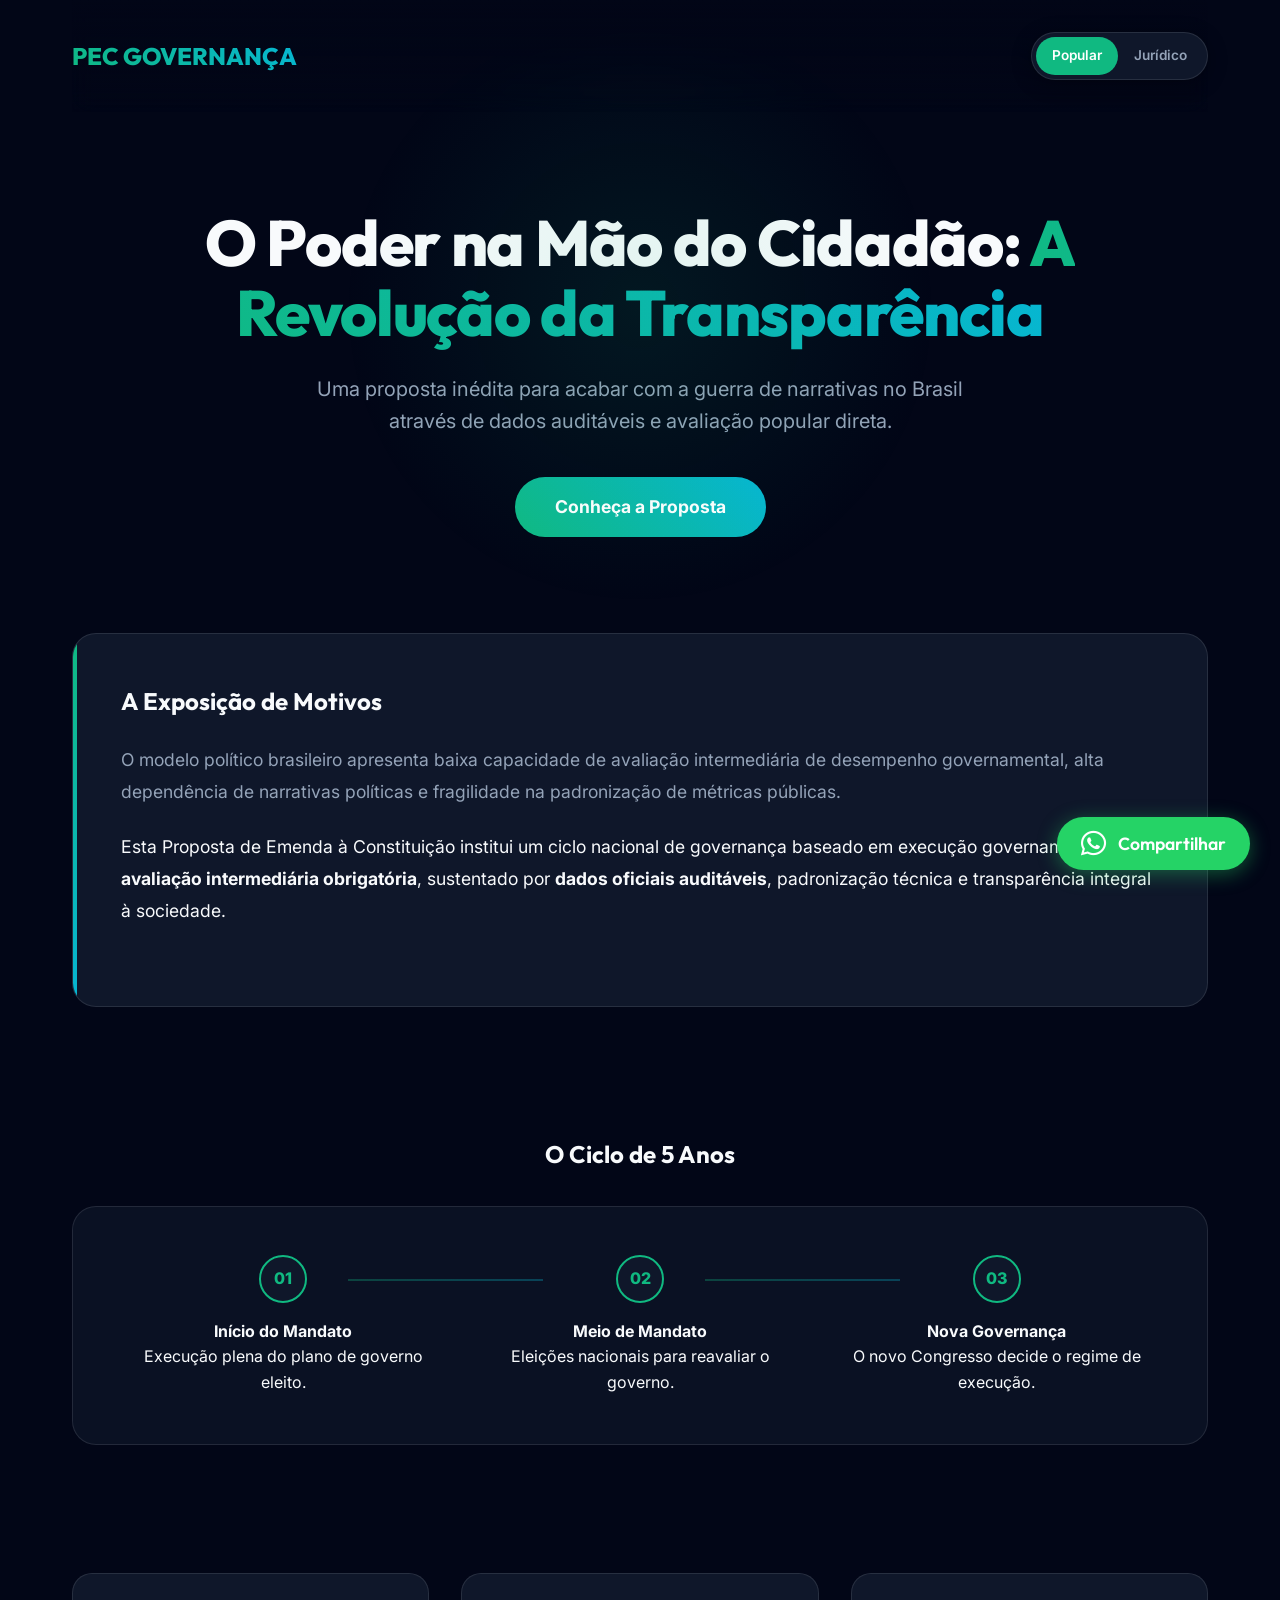
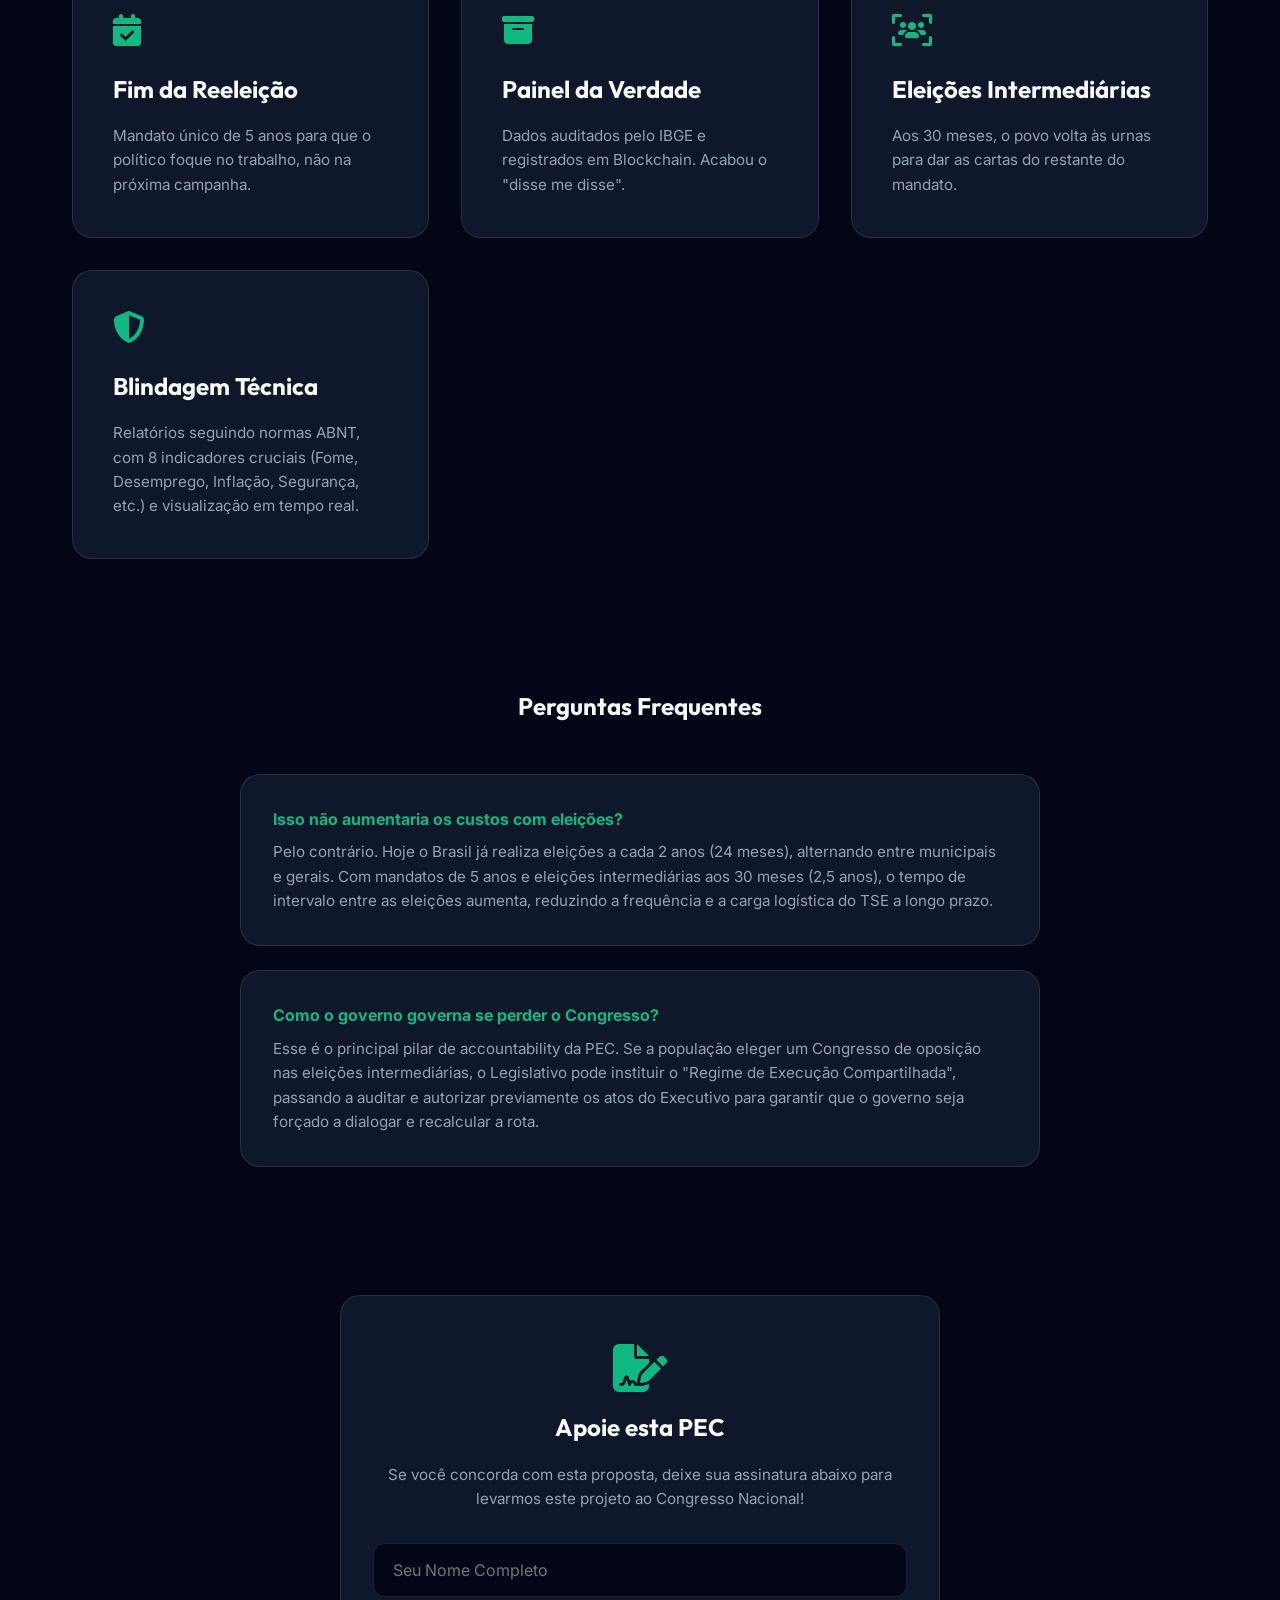
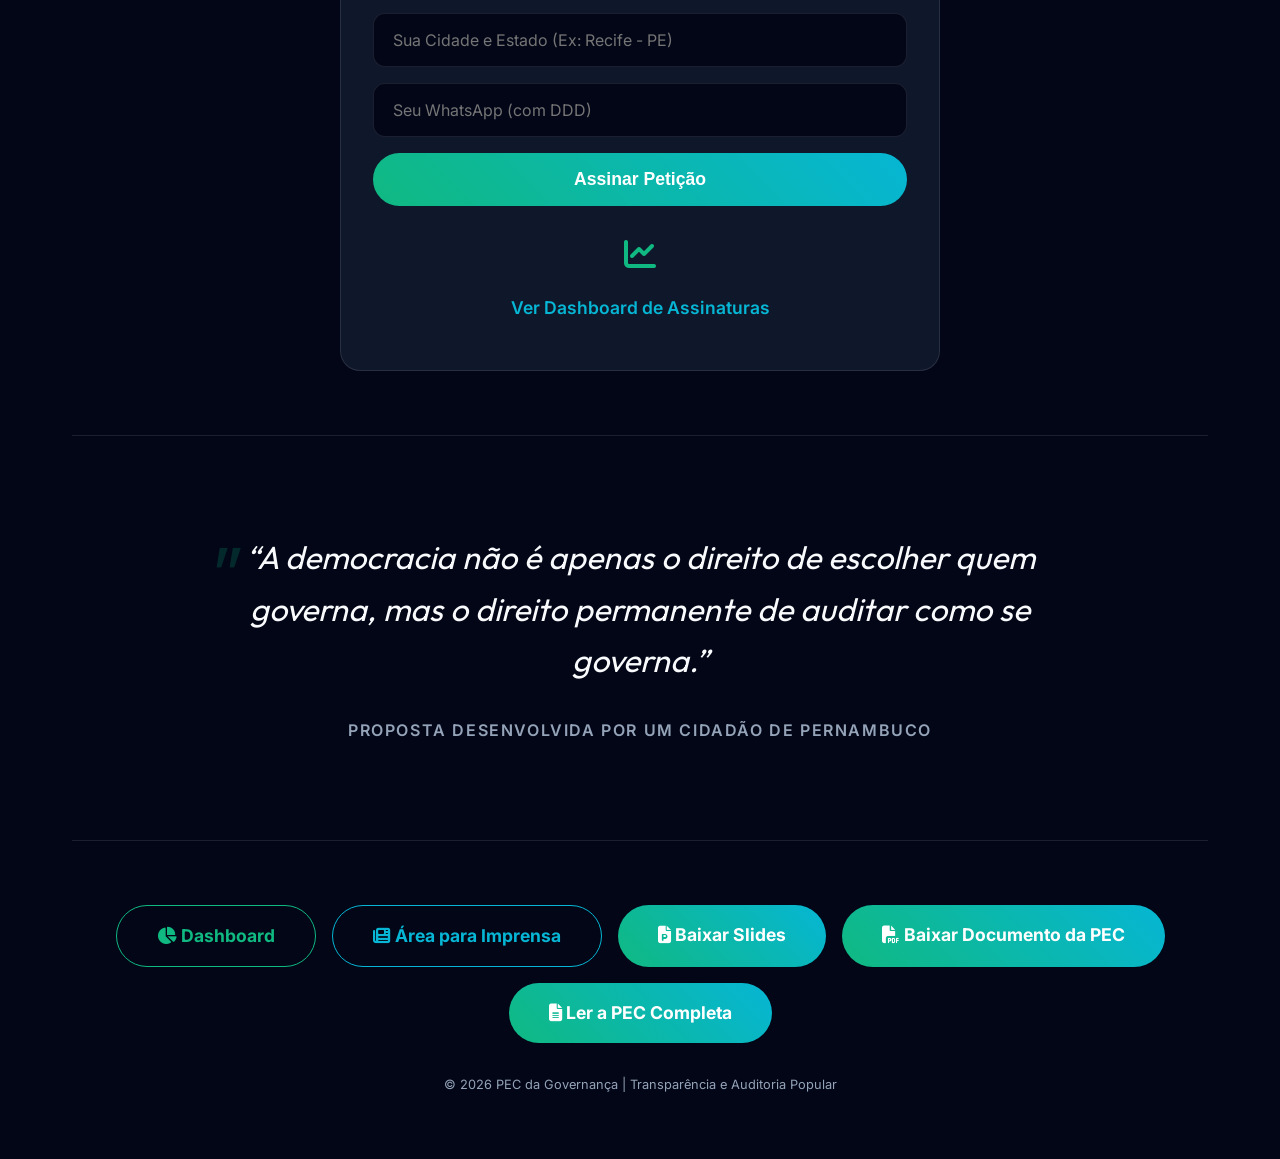
<file: index.html>
<!DOCTYPE html>
<html lang="pt-br">

<head>
    <meta charset="UTF-8">
    <meta name="viewport" content="width=device-width, initial-scale=1.0">
    <title>PEC da Governança | Revolução na Gestão Pública</title>

    <!-- SEO Básico -->
    <meta name="description"
        content="Proposta de Emenda à Constituição (PEC) que institui Eleições Intermediárias, fim da reeleição e auditoria popular em tempo real no Brasil.">
    <meta name="keywords"
        content="PEC, Governança, Política, Brasil, Fim da Reeleição, Transparência, Blockchain, Auditoria Popular, Reforma Política">
    <meta name="author" content="PEC da Governança">

    <!-- Open Graph / Facebook / LinkedIn / WhatsApp -->
    <meta property="og:type" content="website">
    <meta property="og:title" content="PEC da Governança | Revolução na Gestão Pública">
    <meta property="og:description"
        content="Conheça a proposta que busca instituir eleições intermediárias e auditoria popular no Brasil.">
    <meta property="og:image" content="https://z12guilherme.github.io/pec_eleitoral/assets/og-image.jpg">

    <!-- Twitter Cards -->
    <meta name="twitter:card" content="summary_large_image">
    <meta name="twitter:title" content="PEC da Governança | Revolução na Gestão Pública">
    <meta name="twitter:description"
        content="Proposta de Emenda à Constituição (PEC) que institui Eleições Intermediárias e fim da reeleição.">
    <meta name="twitter:image" content="https://z12guilherme.github.io/pec_eleitoral/assets/og-image.jpg">

    <link rel="stylesheet" href="css/style.css">
    <link rel="stylesheet" href="https://cdnjs.cloudflare.com/ajax/libs/font-awesome/6.4.0/css/all.min.css">
</head>

<body>

    <div class="container">
        <header>
            <div class="brand logo">PEC GOVERNANÇA</div>
            <div class="perspective-toggle" id="mode-toggle">
                <div class="toggle-btn active" data-mode="popular">Popular</div>
                <div class="toggle-btn" data-mode="juridico">Jurídico</div>
            </div>
        </header>

        <section class="hero reveal">
            <h1 id="hero-title" class="dynamic-content">
                O Poder na Mão do Cidadão: <span class="gradient-text">A Revolução da Transparência</span>
            </h1>
            <p id="hero-desc" class="dynamic-content">
                Uma proposta inédita para acabar com a guerra de narrativas no Brasil através de dados auditáveis e
                avaliação popular direta.
            </p>
            <a href="#about" class="cta-button">Conheça a Proposta</a>
        </section>

        <section class="reveal"
            style="padding: 3rem; background: var(--bg-card); border: 1px solid var(--border); border-radius: 24px; margin-bottom: 4rem; position: relative; overflow: hidden;">
            <div
                style="position: absolute; top: 0; left: 0; width: 4px; height: 100%; background: linear-gradient(to bottom, var(--primary), var(--secondary));">
            </div>
            <h2 style="margin-bottom: 1.5rem; font-family: 'Outfit', sans-serif;">A Exposição de Motivos</h2>
            <p style="color: var(--text-muted); margin-bottom: 1.5rem; font-size: 1.1rem; line-height: 1.8;">
                O modelo político brasileiro apresenta baixa capacidade de avaliação intermediária de desempenho
                governamental, alta dependência de narrativas políticas e fragilidade na padronização de métricas
                públicas.
            </p>
            <p style="color: var(--text-main); font-size: 1.1rem; line-height: 1.8; margin-bottom: 2rem;">
                Esta Proposta de Emenda à Constituição institui um ciclo nacional de governança baseado em execução
                governamental com <strong>avaliação intermediária obrigatória</strong>, sustentado por <strong>dados
                    oficiais auditáveis</strong>, padronização técnica e transparência integral à sociedade.
            </p>
        </section>

        <section id="about" class="cycle-section reveal">
            <h2 id="cycle-title" class="dynamic-content" style="text-align: center; margin-bottom: 2rem;">O Ciclo de 5
                Anos</h2>
            <div class="cycle-visual">
                <div class="cycle-step">
                    <div class="step-number">01</div>
                    <h4 class="dynamic-content" id="step-1-title">Início do Mandato</h4>
                    <p class="dynamic-content" id="step-1-desc">Execução plena do plano de governo eleito.</p>
                    <div class="connector"></div>
                </div>
                <div class="cycle-step">
                    <div class="step-number">02</div>
                    <h4 class="dynamic-content" id="step-2-title">Meio de Mandato</h4>
                    <p class="dynamic-content" id="step-2-desc">Eleições nacionais para reavaliar o governo.</p>
                    <div class="connector"></div>
                </div>
                <div class="cycle-step">
                    <div class="step-number">03</div>
                    <h4 class="dynamic-content" id="step-3-title">Nova Governança</h4>
                    <p class="dynamic-content" id="step-3-desc">O novo Congresso decide o regime de execução.</p>
                </div>
            </div>
        </section>

        <div class="pillars-grid">
            <div class="card reveal" style="animation-delay: 0.1s">
                <i class="fas fa-calendar-check"></i>
                <h3 id="pillar-1-title" class="dynamic-content">Fim da Reeleição</h3>
                <p id="pillar-1-desc" class="dynamic-content">Mandato único de 5 anos para que o político foque no
                    trabalho, não na próxima campanha.</p>
            </div>
            <div class="card reveal" style="animation-delay: 0.2s">
                <i class="fas fa-box-archive"></i>
                <h3 id="pillar-2-title" class="dynamic-content">Painel da Verdade</h3>
                <p id="pillar-2-desc" class="dynamic-content">Dados auditados pelo IBGE e registrados em Blockchain.
                    Acabou o "disse me disse".</p>
            </div>
            <div class="card reveal" style="animation-delay: 0.3s">
                <i class="fas fa-users-viewfinder"></i>
                <h3 id="pillar-3-title" class="dynamic-content">Eleições Intermediárias</h3>
                <p id="pillar-3-desc" class="dynamic-content">Aos 30 meses, o povo volta às urnas para dar as cartas do
                    restante do mandato.</p>
            </div>
            <div class="card reveal" style="animation-delay: 0.4s">
                <i class="fas fa-shield-halved"></i>
                <h3 id="pillar-4-title" class="dynamic-content">Blindagem Técnica</h3>
                <p id="pillar-4-desc" class="dynamic-content">Relatórios seguindo normas ABNT, com 8 indicadores
                    cruciais (Fome, Desemprego, Inflação, Segurança, etc.) e visualização em
                    tempo real.</p>
            </div>
        </div>

        <section class="faq-section reveal" style="padding: 4rem 0;">
            <h2 style="text-align: center; margin-bottom: 3rem; font-family: 'Outfit', sans-serif;">Perguntas Frequentes
            </h2>
            <div style="display: grid; gap: 1.5rem; max-width: 800px; margin: 0 auto;">
                <div class="card" style="padding: 2rem;">
                    <h4 style="color: var(--primary); margin-bottom: 0.5rem;">Isso não aumentaria os custos com
                        eleições?</h4>
                    <p style="color: var(--text-muted); font-size: 0.95rem;">Pelo contrário. Hoje o Brasil já realiza
                        eleições a cada 2 anos (24 meses), alternando entre municipais e gerais. Com mandatos de 5 anos
                        e eleições intermediárias aos 30 meses (2,5 anos), o tempo de intervalo entre as eleições
                        aumenta, reduzindo a frequência e a carga logística do TSE a longo prazo.</p>
                </div>
                <div class="card" style="padding: 2rem;">
                    <h4 style="color: var(--primary); margin-bottom: 0.5rem;">Como o governo governa se perder o
                        Congresso?</h4>
                    <p style="color: var(--text-muted); font-size: 0.95rem;">Esse é o principal pilar de accountability
                        da PEC. Se a população eleger um Congresso de oposição nas eleições intermediárias, o
                        Legislativo pode instituir o "Regime de Execução Compartilhada", passando a auditar e autorizar
                        previamente os atos do Executivo para garantir que o governo seja forçado a dialogar e
                        recalcular a rota.</p>
                </div>
            </div>
        </section>

        <section class="signature-section reveal" style="padding: 4rem 0; text-align: center;">
            <div class="card" style="max-width: 600px; margin: 0 auto; padding: 3rem 2rem;">
                <i class="fas fa-file-signature"
                    style="font-size: 3rem; color: var(--primary); margin-bottom: 1rem;"></i>
                <h2 style="font-family: 'Outfit', sans-serif; margin-bottom: 1rem;">Apoie esta PEC</h2>
                <p style="color: var(--text-muted); margin-bottom: 2rem;">Se você concorda com esta proposta, deixe sua
                    assinatura abaixo para levarmos este projeto ao Congresso Nacional!</p>

                <form id="signature-form" class="signature-form">
                    <input type="text" id="sig-name" name="nome" placeholder="Seu Nome Completo" required>
                    <input type="text" id="sig-city" name="cidade" placeholder="Sua Cidade e Estado (Ex: Recife - PE)"
                        required>
                    <input type="tel" id="sig-phone" name="telefone" placeholder="Seu WhatsApp (com DDD)" required>
                    <button type="submit" class="cta-button" style="width: 100%; border: none;">Assinar Petição</button>
                </form>
                <div id="signature-success"
                    style="display: none; color: var(--primary); font-size: 1.1rem; font-weight: 600; padding: 2rem 0;">
                    <i class="fas fa-check-circle" style="font-size: 2rem; margin-bottom: 1rem; display: block;"></i>
                    Obrigado pelo seu apoio! Sua assinatura foi registrada.
                </div>

                <div style="margin-top: 2rem;">
                    <a href="dashboard.html"
                        style="color: var(--secondary); text-decoration: none; font-weight: 600; font-size: 1.1rem; transition: var(--transition);"><i
                            class="fas fa-chart-line"></i> Ver Dashboard de Assinaturas</a>
                </div>
            </div>
        </section>

        <section class="author-box reveal">
            <p class="quote">“A democracia não é apenas o direito de escolher quem governa, mas o direito permanente de
                auditar como se governa.”</p>
            <p class="author-info">Proposta desenvolvida por um cidadão de Pernambuco</p>
        </section>

        <footer>
            <div style="display: flex; gap: 1rem; justify-content: center; flex-wrap: wrap;">
                <a href="dashboard.html" class="cta-button"
                    style="background: transparent; border: 1px solid var(--primary); color: var(--primary);"><i
                        class="fas fa-chart-pie"></i> Dashboard</a>
                <a href="pec.html" class="cta-button"
                    style="background: transparent; border: 1px solid var(--secondary); color: var(--secondary);"><i
                        class="fas fa-newspaper"></i> Área para Imprensa</a>
                <a href="assets/slides.pptx" download class="cta-button"><i class="fas fa-file-powerpoint"></i> Baixar
                    Slides</a>
                <a href="assets/documento_pec.pdf" download class="cta-button"><i class="fas fa-file-pdf"></i> Baixar
                    Documento da PEC</a>
                <a href="pec.html" class="cta-button"><i class="fas fa-file-lines"></i> Ler a PEC
                    Completa</a>
            </div>
            <p style="margin-top: 2rem; color: var(--text-muted); font-size: 0.8rem;">
                © 2026 PEC da Governança | Transparência e Auditoria Popular
            </p>
        </footer>
    </div>

    <!-- Widget Fixo do WhatsApp -->
    <a href="https://api.whatsapp.com/send?text=Conhe%C3%A7a%20a%20PEC%20da%20Governan%C3%A7a%21%20Fim%20da%20reelei%C3%A7%C3%A3o%20e%20elei%C3%A7%C3%B5es%20intermedi%C3%A1rias%20no%20Brasil.%20Veja%20o%20projeto%20e%20apoie%3A%20https%3A%2F%2Fz12guilherme.github.io%2Fpec_eleitoral%2F"
        target="_blank" class="whatsapp-widget" title="Compartilhar no WhatsApp">
        <i class="fab fa-whatsapp"></i>
        <span>Compartilhar</span>
    </a>

    <script src="js/script.js"></script>
</body>

</html>
</file>
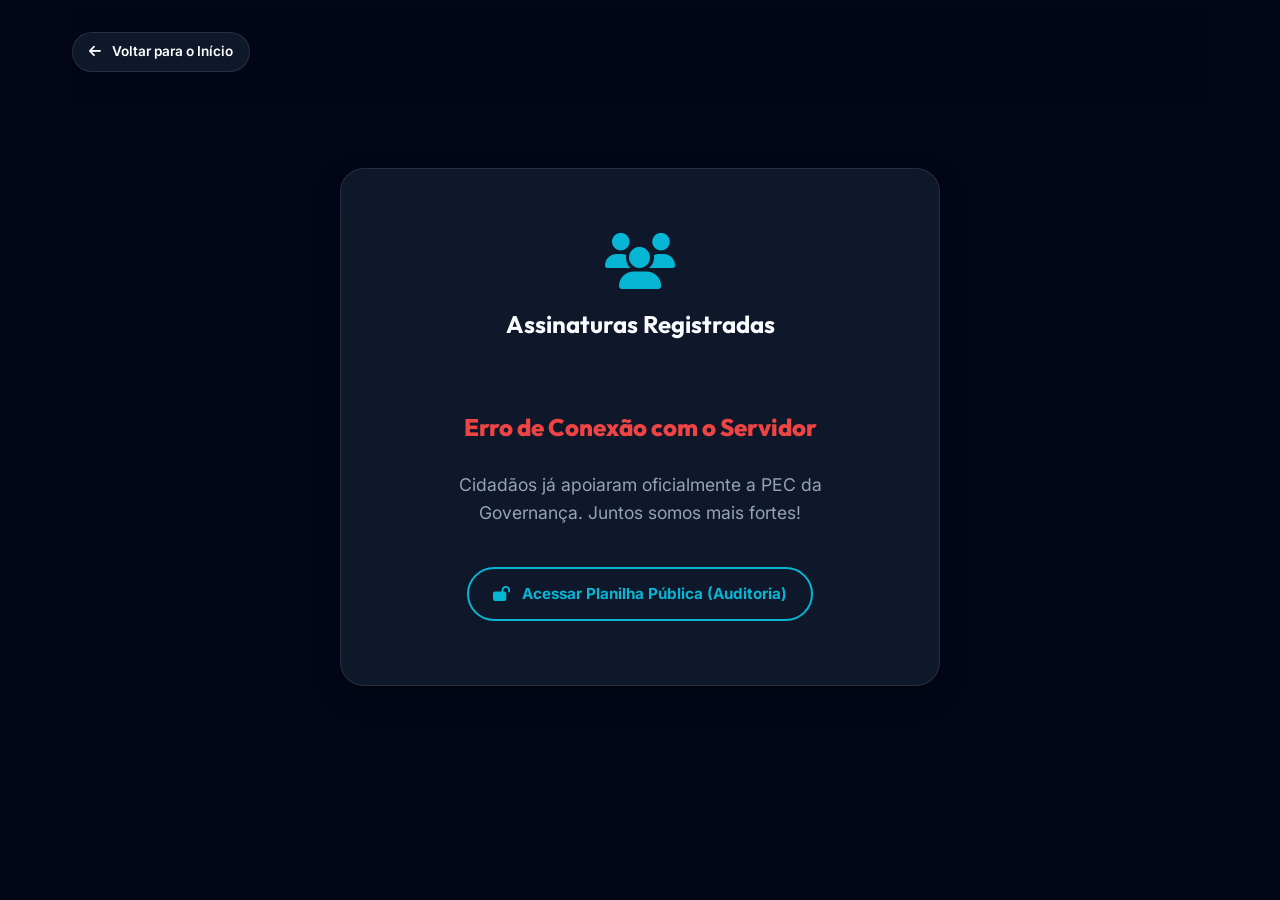
<file: dashboard.html>
<!DOCTYPE html>
<html lang="pt-br">

<head>
    <meta charset="UTF-8">
    <meta name="viewport" content="width=device-width, initial-scale=1.0">
    <title>Dashboard | PEC da Governança</title>
    <link rel="stylesheet" href="css/style.css">
    <link rel="stylesheet" href="https://cdnjs.cloudflare.com/ajax/libs/font-awesome/6.4.0/css/all.min.css">
    <style>
        .dashboard-card {
            background: var(--bg-card);
            border: 1px solid var(--border);
            border-radius: 24px;
            padding: 4rem;
            text-align: center;
            margin: 4rem auto;
            max-width: 600px;
            box-shadow: 0 10px 30px rgba(0, 0, 0, 0.2);
        }

        .sig-count {
            font-size: 5rem;
            font-weight: 800;
            color: var(--primary);
            font-family: 'Outfit', sans-serif;
            margin: 1.5rem 0;
            line-height: 1;
            text-shadow: 0 0 20px rgba(16, 185, 129, 0.3);
        }
    </style>
</head>

<body>
    <div class="container">
        <header style="justify-content: flex-start;">
            <a href="index.html" style="text-decoration: none; display: inline-block;">
                <div class="toggle-btn active" style="background: var(--bg-card); border: 1px solid var(--border);"><i
                        class="fas fa-arrow-left" style="margin-right: 0.5rem;"></i> Voltar para o Início</div>
            </a>
        </header>

        <div class="dashboard-card reveal">
            <i class="fas fa-users" style="font-size: 3.5rem; color: var(--secondary); margin-bottom: 1rem;"></i>
            <h2>Assinaturas Registradas</h2>
            <div class="sig-count" id="signature-count">0</div>
            <p style="color: var(--text-muted); font-size: 1.1rem; margin-bottom: 2.5rem;">Cidadãos já apoiaram
                oficialmente a PEC da
                Governança. Juntos somos mais fortes!</p>

            <a href="https://docs.google.com/spreadsheets/d/1d0ZyLXs3N5QSrklPS9LW068-ntGmf6Es7hDd9DI2kps/edit?gid=0#gid=0"
                target="_blank" class="cta-button"
                style="background: transparent; border: 2px solid var(--secondary); color: var(--secondary); font-size: 0.95rem; padding: 0.8rem 1.5rem;">
                <i class="fas fa-lock-open" style="margin-right: 0.5rem;"></i> Acessar Planilha Pública (Auditoria)
            </a>
        </div>
    </div>
    <script src="js/dashboard.js"></script>
</body>

</html>
</file>
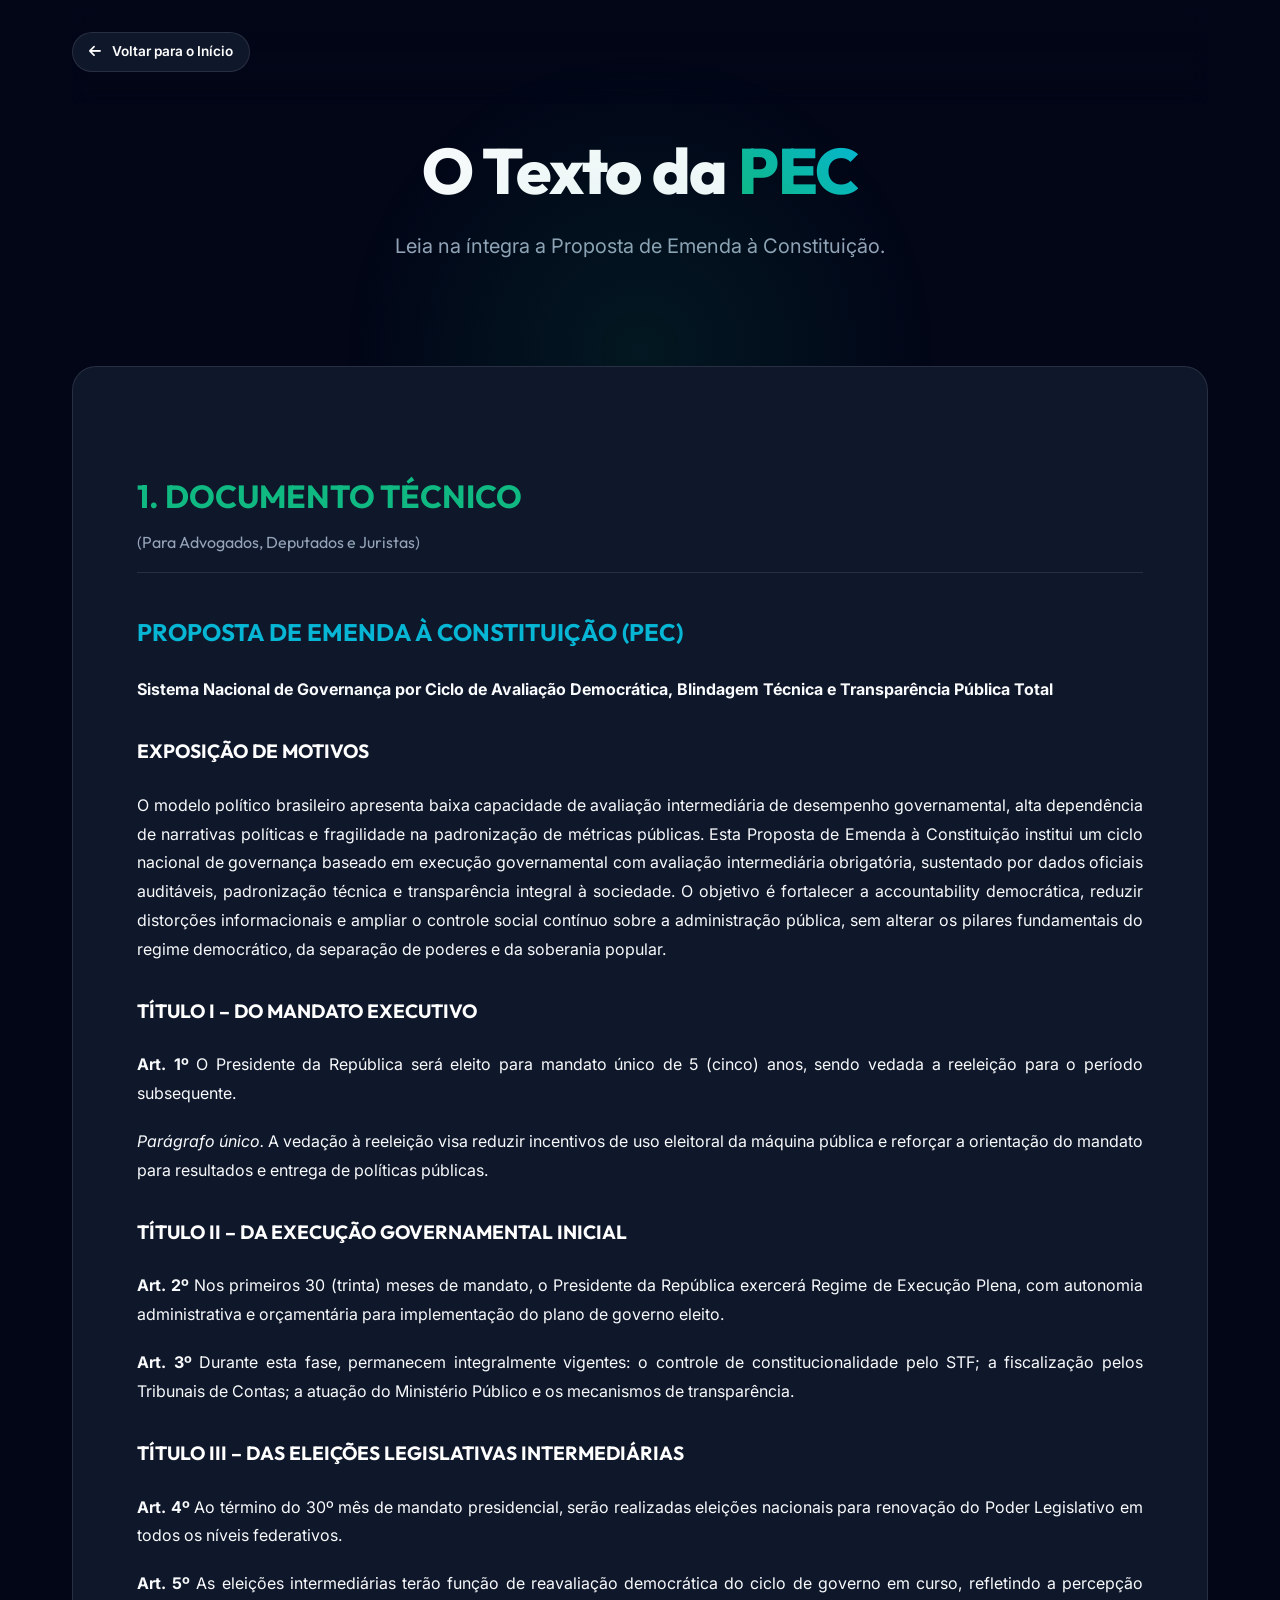
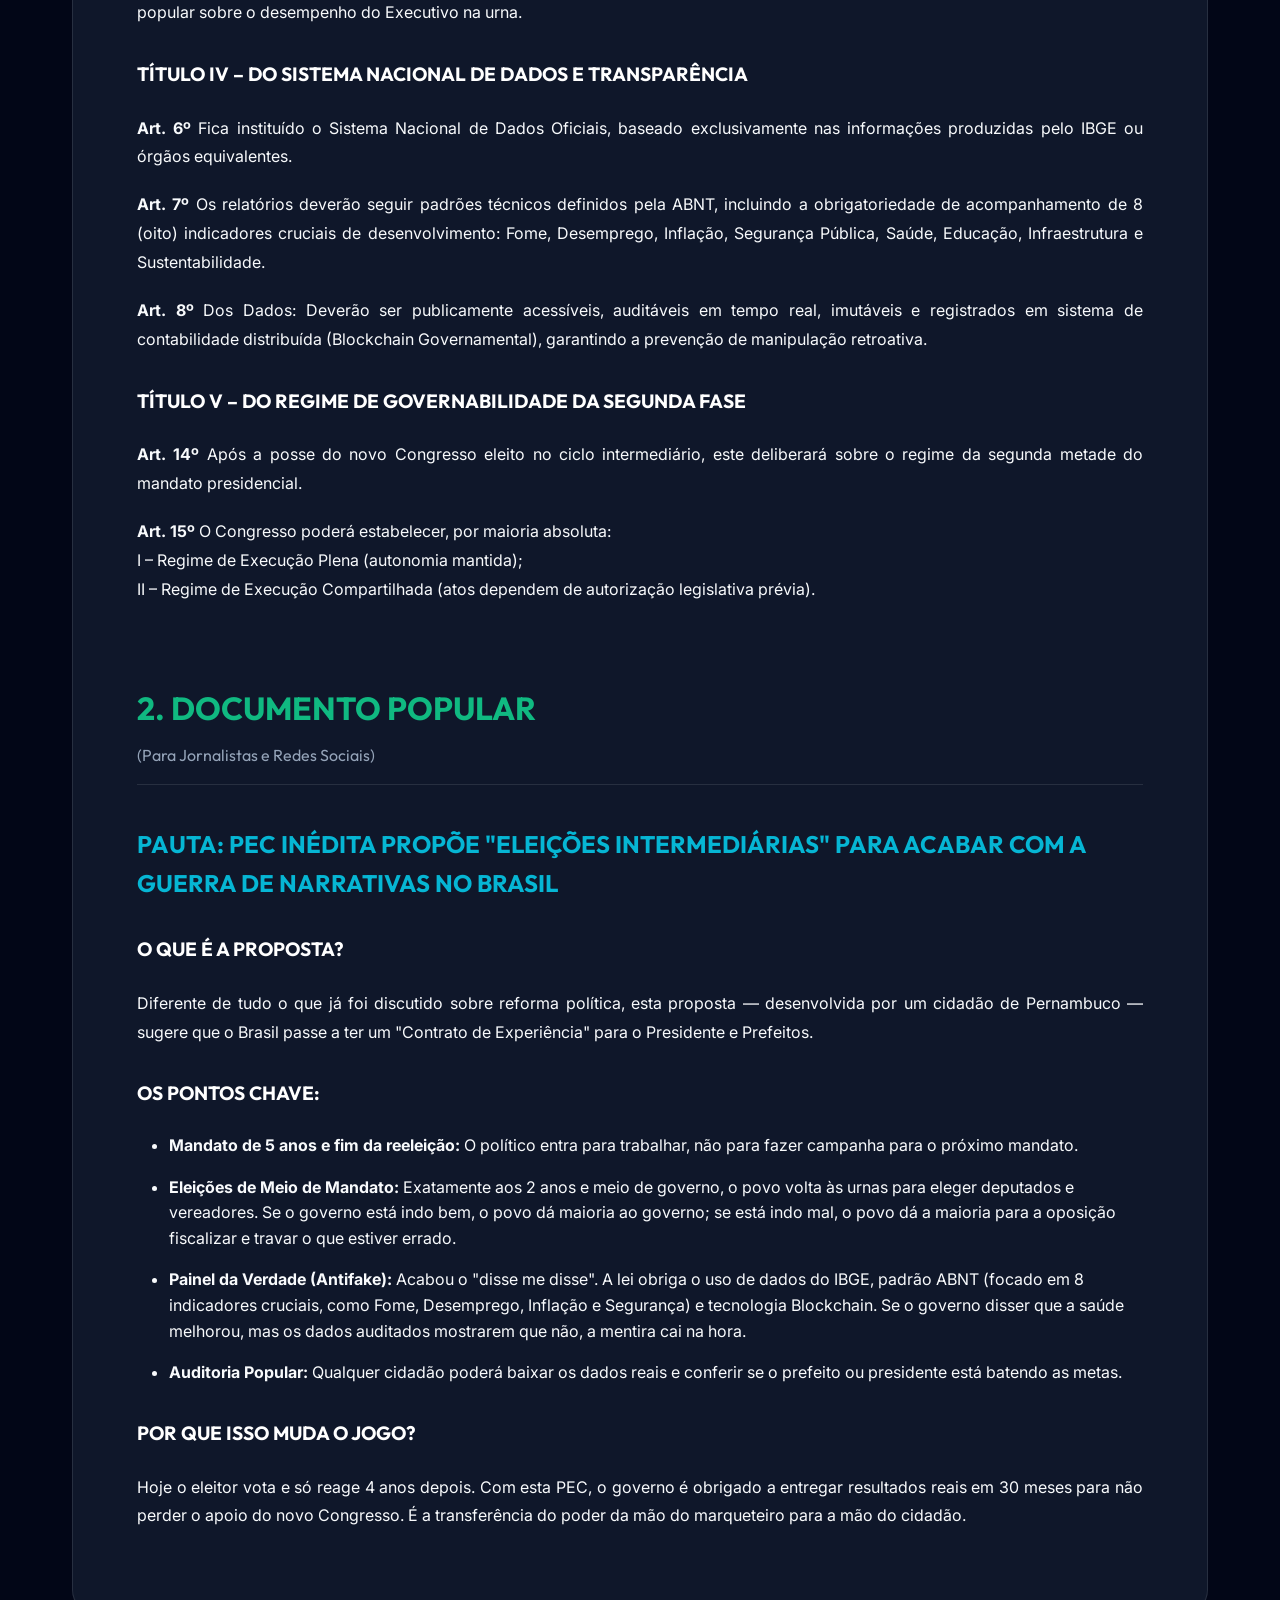
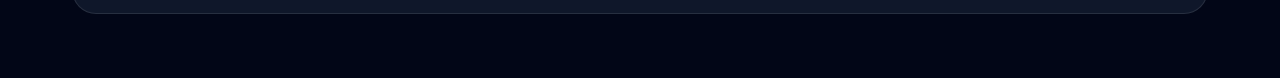
<file: pec.html>
<!DOCTYPE html>
<html lang="pt-br">

<head>
    <meta charset="UTF-8">
    <meta name="viewport" content="width=device-width, initial-scale=1.0">
    <title>Documento Oficial | PEC da Governança</title>
    <link rel="stylesheet" href="css/style.css">
    <link rel="stylesheet" href="https://cdnjs.cloudflare.com/ajax/libs/font-awesome/6.4.0/css/all.min.css">
    <style>
        .doc-content {
            background: var(--bg-card);
            border: 1px solid var(--border);
            border-radius: 24px;
            padding: 4rem;
            margin-bottom: 4rem;
        }

        .doc-content h1,
        .doc-content h2,
        .doc-content h3 {
            color: var(--primary);
            margin-top: 2.5rem;
            margin-bottom: 1.5rem;
            font-family: 'Outfit', sans-serif;
        }

        .doc-content h1 {
            font-size: 2rem;
            border-bottom: 1px solid var(--border);
            padding-bottom: 1rem;
        }

        .doc-content h2 {
            font-size: 1.5rem;
            color: var(--secondary);
        }

        .doc-content h3 {
            font-size: 1.2rem;
            color: #fff;
            margin-top: 2rem;
        }

        .doc-content p {
            color: var(--text-main);
            margin-bottom: 1.2rem;
            line-height: 1.8;
            text-align: justify;
        }

        .doc-content ul {
            margin-left: 2rem;
            margin-bottom: 1.5rem;
            color: var(--text-main);
        }

        .doc-content li {
            margin-bottom: 1rem;
            line-height: 1.6;
        }

        .doc-section {
            margin-bottom: 4rem;
        }

        .doc-section:last-child {
            margin-bottom: 0;
        }

        @media (max-width: 768px) {
            .doc-content {
                padding: 2rem;
            }
        }
    </style>
</head>

<body>
    <div class="container">
        <header style="justify-content: flex-start;">
            <a href="index.html" style="text-decoration: none; display: inline-block;">
                <div class="toggle-btn active" style="background: var(--bg-card); border: 1px solid var(--border);"><i
                        class="fas fa-arrow-left" style="margin-right: 0.5rem;"></i> Voltar para o Início</div>
            </a>
        </header>

        <section class="hero reveal" style="padding: 2rem 0 4rem;">
            <h1>O Texto da <span class="gradient-text">PEC</span></h1>
            <p>Leia na íntegra a Proposta de Emenda à Constituição.</p>
        </section>

        <div class="doc-content reveal">
            <div class="doc-section">
                <h1>1. DOCUMENTO TÉCNICO <span
                        style="font-size: 1rem; color: var(--text-muted); font-weight: normal; display: block; margin-top: 0.5rem;">(Para
                        Advogados, Deputados e Juristas)</span></h1>
                <h2>PROPOSTA DE EMENDA À CONSTITUIÇÃO (PEC)</h2>
                <p><strong>Sistema Nacional de Governança por Ciclo de Avaliação Democrática, Blindagem Técnica e
                        Transparência Pública Total</strong></p>

                <h3>EXPOSIÇÃO DE MOTIVOS</h3>
                <p>O modelo político brasileiro apresenta baixa capacidade de avaliação intermediária de desempenho
                    governamental, alta dependência de narrativas políticas e fragilidade na padronização de métricas
                    públicas. Esta Proposta de Emenda à Constituição institui um ciclo nacional de governança baseado em
                    execução governamental com avaliação intermediária obrigatória, sustentado por dados oficiais
                    auditáveis, padronização técnica e transparência integral à sociedade. O objetivo é fortalecer a
                    accountability democrática, reduzir distorções informacionais e ampliar o controle social contínuo
                    sobre a administração pública, sem alterar os pilares fundamentais do regime democrático, da
                    separação de poderes e da soberania popular.</p>

                <h3>TÍTULO I – DO MANDATO EXECUTIVO</h3>
                <p><strong>Art. 1º</strong> O Presidente da República será eleito para mandato único de 5 (cinco) anos,
                    sendo vedada a reeleição para o período subsequente.</p>
                <p><em>Parágrafo único.</em> A vedação à reeleição visa reduzir incentivos de uso eleitoral da máquina
                    pública e reforçar a orientação do mandato para resultados e entrega de políticas públicas.</p>

                <h3>TÍTULO II – DA EXECUÇÃO GOVERNAMENTAL INICIAL</h3>
                <p><strong>Art. 2º</strong> Nos primeiros 30 (trinta) meses de mandato, o Presidente da República
                    exercerá Regime de Execução Plena, com autonomia administrativa e orçamentária para implementação do
                    plano de governo eleito.</p>
                <p><strong>Art. 3º</strong> Durante esta fase, permanecem integralmente vigentes: o controle de
                    constitucionalidade pelo STF; a fiscalização pelos Tribunais de Contas; a atuação do Ministério
                    Público e os mecanismos de transparência.</p>

                <h3>TÍTULO III – DAS ELEIÇÕES LEGISLATIVAS INTERMEDIÁRIAS</h3>
                <p><strong>Art. 4º</strong> Ao término do 30º mês de mandato presidencial, serão realizadas eleições
                    nacionais para renovação do Poder Legislativo em todos os níveis federativos.</p>
                <p><strong>Art. 5º</strong> As eleições intermediárias terão função de reavaliação democrática do ciclo
                    de governo em curso, refletindo a percepção popular sobre o desempenho do Executivo na urna.</p>

                <h3>TÍTULO IV – DO SISTEMA NACIONAL DE DADOS E TRANSPARÊNCIA</h3>
                <p><strong>Art. 6º</strong> Fica instituído o Sistema Nacional de Dados Oficiais, baseado exclusivamente
                    nas informações produzidas pelo IBGE ou órgãos equivalentes.</p>
                <p><strong>Art. 7º</strong> Os relatórios deverão seguir padrões técnicos definidos pela ABNT, incluindo
                    a obrigatoriedade de acompanhamento de 8 (oito) indicadores cruciais de desenvolvimento: Fome,
                    Desemprego, Inflação, Segurança Pública, Saúde, Educação, Infraestrutura e Sustentabilidade.</p>
                <p><strong>Art. 8º</strong> Dos Dados: Deverão ser publicamente acessíveis, auditáveis em tempo real,
                    imutáveis e registrados em sistema de contabilidade distribuída (Blockchain Governamental),
                    garantindo a prevenção de manipulação retroativa.</p>

                <h3>TÍTULO V – DO REGIME DE GOVERNABILIDADE DA SEGUNDA FASE</h3>
                <p><strong>Art. 14º</strong> Após a posse do novo Congresso eleito no ciclo intermediário, este
                    deliberará sobre o regime da segunda metade do mandato presidencial.</p>
                <p><strong>Art. 15º</strong> O Congresso poderá estabelecer, por maioria absoluta:<br>
                    I – Regime de Execução Plena (autonomia mantida);<br>
                    II – Regime de Execução Compartilhada (atos dependem de autorização legislativa prévia).</p>
            </div>

            <div class="doc-section" style="margin-top: 5rem;">
                <h1>2. DOCUMENTO POPULAR <span
                        style="font-size: 1rem; color: var(--text-muted); font-weight: normal; display: block; margin-top: 0.5rem;">(Para
                        Jornalistas e Redes Sociais)</span></h1>
                <h2>PAUTA: PEC INÉDITA PROPÕE "ELEIÇÕES INTERMEDIÁRIAS" PARA ACABAR COM A GUERRA DE NARRATIVAS NO BRASIL
                </h2>

                <h3>O QUE É A PROPOSTA?</h3>
                <p>Diferente de tudo o que já foi discutido sobre reforma política, esta proposta — desenvolvida por um
                    cidadão de Pernambuco — sugere que o Brasil passe a ter um "Contrato de Experiência" para o
                    Presidente e Prefeitos.</p>

                <h3>OS PONTOS CHAVE:</h3>
                <ul>
                    <li><strong>Mandato de 5 anos e fim da reeleição:</strong> O político entra para trabalhar, não para
                        fazer campanha para o próximo mandato.</li>
                    <li><strong>Eleições de Meio de Mandato:</strong> Exatamente aos 2 anos e meio de governo, o povo
                        volta às urnas para eleger deputados e vereadores. Se o governo está indo bem, o povo dá maioria
                        ao governo; se está indo mal, o povo dá a maioria para a oposição fiscalizar e travar o que
                        estiver errado.</li>
                    <li><strong>Painel da Verdade (Antifake):</strong> Acabou o "disse me disse". A lei obriga o uso de
                        dados do IBGE, padrão ABNT (focado em 8 indicadores cruciais, como Fome, Desemprego, Inflação e
                        Segurança) e tecnologia Blockchain. Se o governo disser que a saúde melhorou,
                        mas os dados auditados mostrarem que não, a mentira cai na hora.</li>
                    <li><strong>Auditoria Popular:</strong> Qualquer cidadão poderá baixar os dados reais e conferir se
                        o prefeito ou presidente está batendo as metas.</li>
                </ul>

                <h3>POR QUE ISSO MUDA O JOGO?</h3>
                <p>Hoje o eleitor vota e só reage 4 anos depois. Com esta PEC, o governo é obrigado a entregar
                    resultados reais em 30 meses para não perder o apoio do novo Congresso. É a transferência do poder
                    da mão do marqueteiro para a mão do cidadão.</p>
            </div>
        </div>
    </div>
    <script src="js/script.js"></script>
</body>

</html>
</file>
<file: css/style.css>
@import url('https://fonts.googleapis.com/css2?family=Inter:wght@300;400;500;600;700&family=Outfit:wght@400;600;800&display=swap');

:root {
    --bg-dark: #020617;
    --bg-card: #0f172a;
    --primary: #10b981;
    /* Emerald */
    --secondary: #06b6d4;
    /* Cyan */
    --accent: #f59e0b;
    /* Amber */
    --text-main: #f8fafc;
    --text-muted: #94a3b8;
    --glass: rgba(15, 23, 42, 0.7);
    --border: rgba(255, 255, 255, 0.1);
    --transition: all 0.4s cubic-bezier(0.4, 0, 0.2, 1);
}

* {
    margin: 0;
    padding: 0;
    box-sizing: border-box;
}

body {
    background-color: var(--bg-dark);
    color: var(--text-main);
    font-family: 'Inter', sans-serif;
    line-height: 1.6;
    overflow-x: hidden;
}

h1,
h2,
h3,
.brand {
    font-family: 'Outfit', sans-serif;
}

/* Animations */
@keyframes fadeIn {
    from {
        opacity: 0;
        transform: translateY(20px);
    }

    to {
        opacity: 1;
        transform: translateY(0);
    }
}

.reveal {
    animation: fadeIn 0.8s ease forwards;
}

/* Layout */
.container {
    max-width: 1200px;
    margin: 0 auto;
    padding: 0 2rem;
}

/* Header & Toggle */
header {
    padding: 2rem 0;
    display: flex;
    justify-content: space-between;
    align-items: center;
    position: sticky;
    top: 0;
    z-index: 100;
    background: linear-gradient(to bottom, var(--bg-dark), transparent);
    backdrop-filter: blur(10px);
}

.logo {
    font-size: 1.5rem;
    font-weight: 800;
    background: linear-gradient(45deg, var(--primary), var(--secondary));
    -webkit-background-clip: text;
    -webkit-text-fill-color: transparent;
}

.perspective-toggle {
    display: flex;
    background: var(--bg-card);
    padding: 4px;
    border-radius: 50px;
    border: 1px solid var(--border);
    cursor: pointer;
    position: relative;
    box-shadow: 0 4px 20px rgba(0, 0, 0, 0.3);
}

.toggle-btn {
    padding: 8px 16px;
    border-radius: 40px;
    font-size: 0.85rem;
    font-weight: 600;
    color: var(--text-muted);
    transition: var(--transition);
    z-index: 1;
}

.toggle-btn.active {
    color: #fff;
    background: var(--primary);
}

/* Hero Section */
.hero {
    padding: 6rem 0;
    text-align: center;
    position: relative;
}

.hero::before {
    content: '';
    position: absolute;
    top: -20%;
    left: 50%;
    transform: translateX(-50%);
    width: 600px;
    height: 600px;
    background: radial-gradient(circle, rgba(16, 185, 129, 0.1) 0%, transparent 70%);
    pointer-events: none;
}

.hero h1 {
    font-size: 4rem;
    font-weight: 800;
    margin-bottom: 1.5rem;
    letter-spacing: -0.02em;
    line-height: 1.1;
}

.hero p {
    font-size: 1.25rem;
    color: var(--text-muted);
    max-width: 700px;
    margin: 0 auto 2.5rem;
}

.hero .gradient-text {
    background: linear-gradient(45deg, var(--primary), var(--secondary));
    -webkit-background-clip: text;
    -webkit-text-fill-color: transparent;
}

/* Cycle Timeline */
.cycle-section {
    padding: 4rem 0;
}

.cycle-visual {
    background: var(--glass);
    border: 1px solid var(--border);
    border-radius: 24px;
    padding: 3rem;
    display: flex;
    justify-content: space-between;
    align-items: center;
    gap: 2rem;
    position: relative;
    margin-top: 2rem;
}

.cycle-step {
    flex: 1;
    text-align: center;
    position: relative;
}

.step-number {
    width: 48px;
    height: 48px;
    background: var(--bg-card);
    border: 2px solid var(--primary);
    border-radius: 50%;
    display: flex;
    align-items: center;
    justify-content: center;
    margin: 0 auto 1rem;
    font-weight: 800;
    color: var(--primary);
}

.connector {
    position: absolute;
    top: 24px;
    left: 70%;
    width: 60%;
    height: 2px;
    background: linear-gradient(to right, var(--primary), var(--secondary));
    opacity: 0.3;
}

/* Grid Pillars */
.pillars-grid {
    display: grid;
    grid-template-columns: repeat(auto-fit, minmax(280px, 1fr));
    gap: 2rem;
    padding: 4rem 0;
}

.card {
    background: var(--bg-card);
    border: 1px solid var(--border);
    padding: 2.5rem;
    border-radius: 20px;
    transition: var(--transition);
    position: relative;
    overflow: hidden;
}

.card:hover {
    transform: translateY(-10px);
    border-color: var(--primary);
    box-shadow: 0 20px 40px rgba(0, 0, 0, 0.4);
}

.card i {
    font-size: 2rem;
    color: var(--primary);
    margin-bottom: 1.5rem;
    display: block;
}

.card h3 {
    margin-bottom: 1rem;
    font-size: 1.5rem;
}

.card p {
    color: var(--text-muted);
    font-size: 0.95rem;
}

/* Detailed/Toggle Sections */
.dynamic-content {
    transition: var(--transition);
}

.fade-out {
    opacity: 0;
    transform: translateY(-10px);
}

/* Author Section */
.author-box {
    text-align: center;
    padding: 6rem 0;
    border-top: 1px solid var(--border);
}

.quote {
    font-size: 2rem;
    font-style: italic;
    color: var(--text-main);
    max-width: 800px;
    margin: 0 auto 2rem;
    font-family: 'Outfit', sans-serif;
    position: relative;
}

.quote::before {
    content: '"';
    font-size: 5rem;
    position: absolute;
    left: -40px;
    top: -20px;
    color: var(--primary);
    opacity: 0.2;
}

.author-info {
    color: var(--text-muted);
    font-weight: 600;
    text-transform: uppercase;
    letter-spacing: 0.1em;
}

/* Footer */
footer {
    padding: 4rem 0;
    text-align: center;
    border-top: 1px solid var(--border);
}

.cta-button {
    background: linear-gradient(45deg, var(--primary), var(--secondary));
    color: #fff;
    padding: 1rem 2.5rem;
    border-radius: 50px;
    text-decoration: none;
    font-weight: 700;
    font-size: 1.1rem;
    display: inline-block;
    transition: var(--transition);
    border: none;
    cursor: pointer;
}

.cta-button:hover {
    transform: scale(1.05);
    box-shadow: 0 10px 30px rgba(16, 185, 129, 0.4);
}

/* Signature Form */
.signature-form {
    display: flex;
    flex-direction: column;
    gap: 1rem;
}

.signature-form input {
    background: var(--bg-dark);
    border: 1px solid var(--border);
    color: var(--text-main);
    padding: 1rem 1.2rem;
    border-radius: 12px;
    font-size: 1rem;
    font-family: 'Inter', sans-serif;
    transition: var(--transition);
}

.signature-form input:focus {
    outline: none;
    border-color: var(--primary);
    box-shadow: 0 0 0 2px rgba(16, 185, 129, 0.2);
}

/* Mobile Responsive */
@media (max-width: 768px) {
    .hero h1 {
        font-size: 2.5rem;
    }

    .cycle-visual {
        flex-direction: column;
        padding: 2rem;
    }

    .connector {
        display: none;
    }

    .quote {
        font-size: 1.5rem;
    }
}

/* Floating WhatsApp Widget */
.whatsapp-widget {
    position: fixed;
    bottom: 30px;
    right: 30px;
    background-color: #25d366;
    color: #fff;
    padding: 12px 24px;
    border-radius: 50px;
    display: flex;
    align-items: center;
    gap: 12px;
    font-size: 1.1rem;
    font-weight: 600;
    font-family: 'Outfit', sans-serif;
    box-shadow: 0 4px 20px rgba(37, 211, 102, 0.4);
    z-index: 1000;
    transition: var(--transition);
    text-decoration: none;
    animation: pulse-green 2s infinite;
}

.whatsapp-widget i {
    font-size: 1.8rem;
}

.whatsapp-widget:hover {
    transform: translateY(-5px) scale(1.05);
    background-color: #1ebe57;
    box-shadow: 0 6px 25px rgba(37, 211, 102, 0.6);
    animation: none;
}

@keyframes pulse-green {
    0% {
        box-shadow: 0 0 0 0 rgba(37, 211, 102, 0.7);
    }

    70% {
        box-shadow: 0 0 0 15px rgba(37, 211, 102, 0);
    }

    100% {
        box-shadow: 0 0 0 0 rgba(37, 211, 102, 0);
    }
}

@media (max-width: 768px) {
    .whatsapp-widget {
        bottom: 20px;
        right: 20px;
        padding: 10px 18px;
        font-size: 1rem;
    }

    .whatsapp-widget i {
        font-size: 1.5rem;
    }
}
</file>
